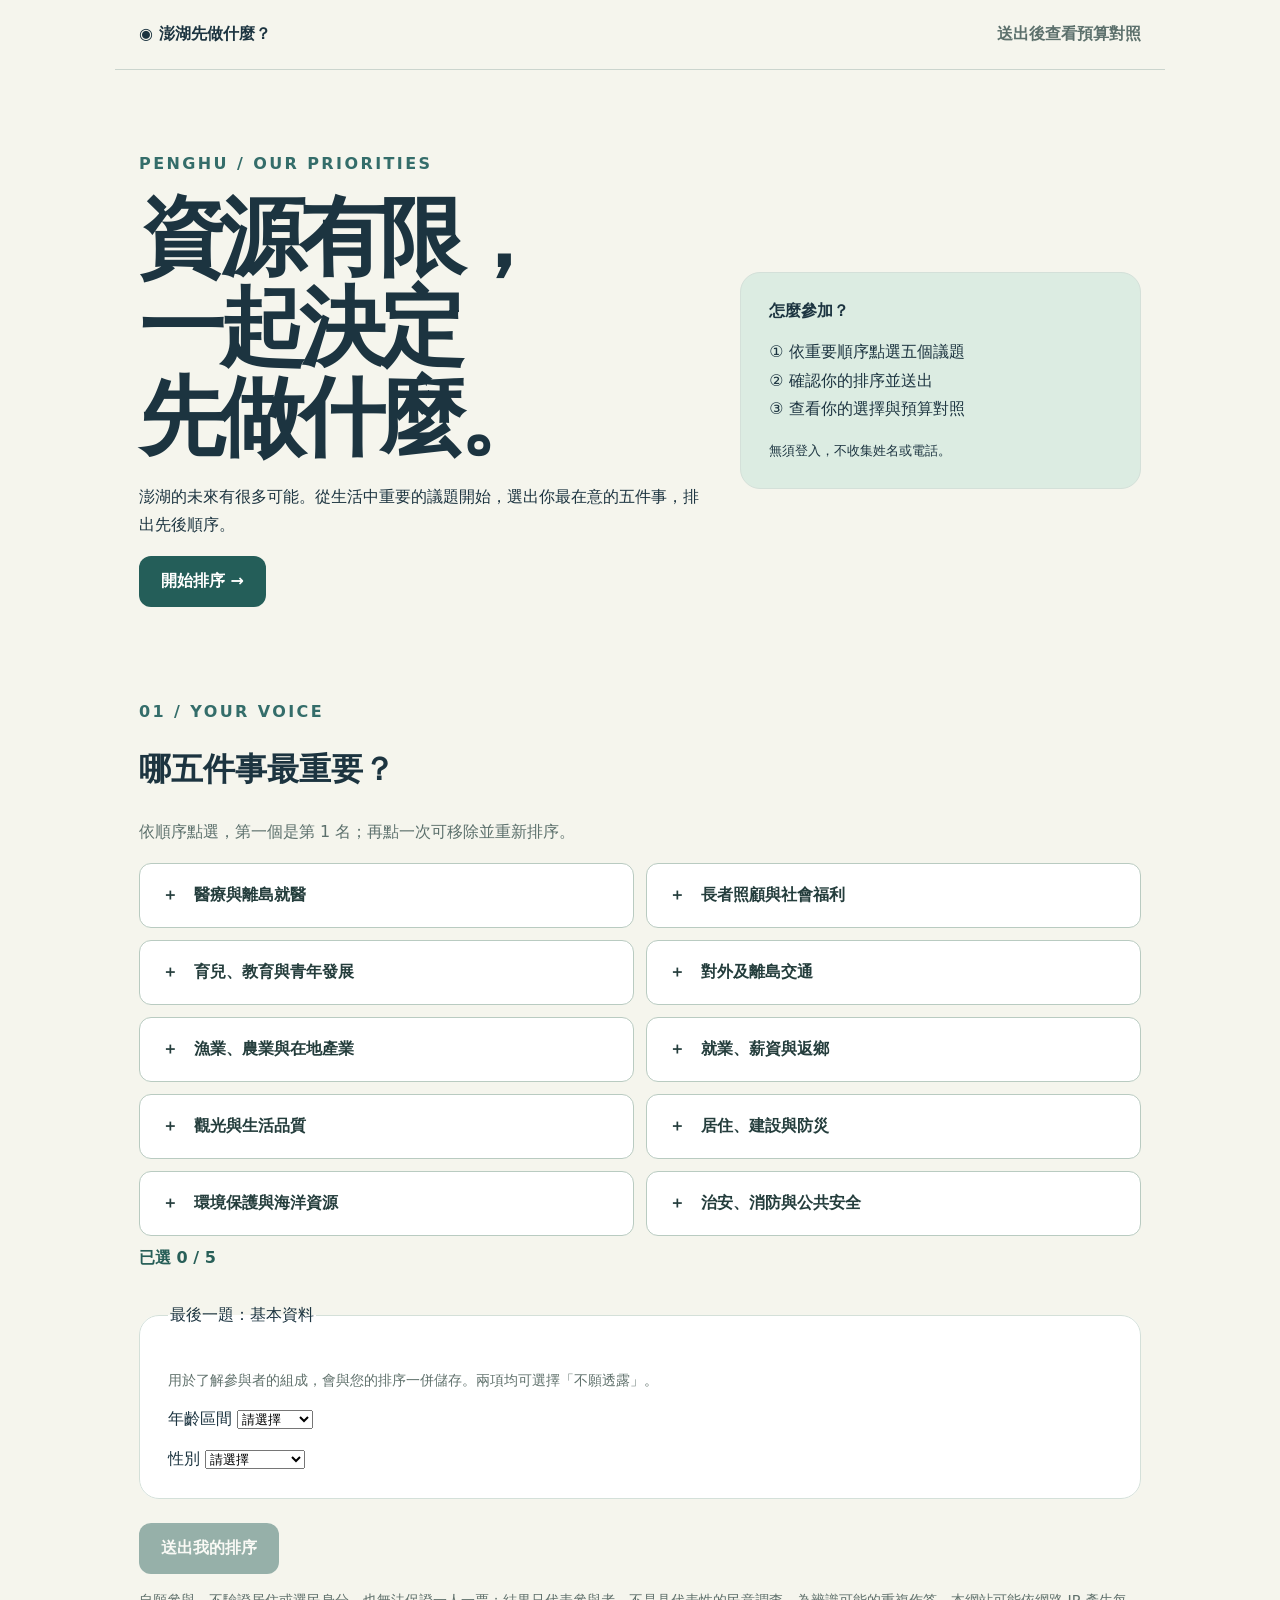
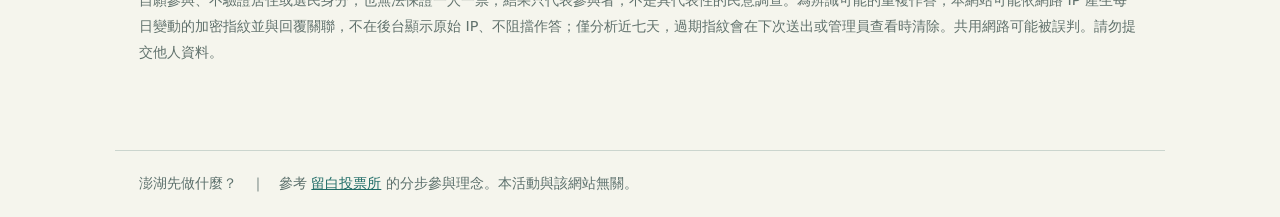
<file: frontend/priorities.html>
<!doctype html><html lang="zh-Hant"><head><meta charset="utf-8"><meta name="viewport" content="width=device-width, initial-scale=1"><title>澎湖先做什麼？｜縣民議題排序</title><style>
:root{font-family:system-ui,sans-serif;color:#1c3440;background:#f5f5ed}*{box-sizing:border-box}body{margin:0}header,main,footer{max-width:1050px;margin:auto;padding:24px}header{display:flex;justify-content:space-between;font-weight:800;border-bottom:1px solid #cbd5ce}header a{color:#346d6a}h1{font-size:clamp(2.5rem,7vw,5.4rem);letter-spacing:-.07em;line-height:1.04;margin:20px 0}h2{font-size:2rem}p{line-height:1.8}.hero{padding:60px 0 35px;display:grid;grid-template-columns:1.4fr 1fr;gap:40px}.tag{color:#346d6a;letter-spacing:.15em;font-weight:700}.bubble,.panel{background:#fff;border:1px solid #d4e0d9;border-radius:20px;padding:28px}.bubble{background:#dcece2;align-self:center}.button,button{border:0;border-radius:12px;background:#245e59;color:white;padding:15px 22px;font-size:1rem;font-weight:700;cursor:pointer}button:disabled{opacity:.45;cursor:not-allowed}.grid{display:grid;grid-template-columns:repeat(2,1fr);gap:12px}.choice{background:#fff;color:#243d3c;border:1px solid #b9cbc1;text-align:left;min-height:65px}.choice.selected{background:#dcece2;border:2px solid #35796c}.choice span{display:inline-block;margin-right:12px;color:#286e60}.section{margin:60px 0}.muted{color:#5c706c}.rank{min-height:45px;padding:12px 0;color:#285f58;font-weight:700}.notice{font-size:.9rem;color:#60716c}.results li{padding:10px;border-bottom:1px solid #e3eae5}.bar{height:6px;background:#8cbba8;border-radius:6px;margin-top:6px}table{border-collapse:collapse;width:100%}td,th{text-align:left;padding:10px;border-bottom:1px solid #e1e9e3}a{color:#216d68}footer{border-top:1px solid #cbd5ce;font-size:.85rem;color:#5c706c}.pie-grid{display:grid;grid-template-columns:repeat(2,minmax(0,1fr));gap:24px}.pie-grid figure{margin:0}.pie-grid svg{width:min(100%,190px);height:auto;display:block;margin:12px auto}.pie-grid ul{list-style:none;padding:0;font-size:.88rem}.pie-grid li{margin:4px 0}.pie-grid .swatch{display:inline-block;width:12px;height:12px;margin-right:7px}@media(max-width:650px){.hero,.grid{grid-template-columns:1fr}.hero{padding-top:32px}header,main,footer{padding:18px}h1{font-size:3rem}.panel{padding:20px}.pie-grid{grid-template-columns:1fr}}
.result-story{position:relative;overflow:hidden;background:linear-gradient(135deg,#0c625f,#128c83 65%,#69bfa4);color:white;border-radius:22px;padding:clamp(22px,5vw,42px);margin-bottom:28px;box-shadow:0 16px 34px #154d4229}.result-story:after{content:'✳';position:absolute;right:-10px;top:-55px;font-size:170px;color:#ffffff18;pointer-events:none}.result-eyebrow{font-size:.8rem;letter-spacing:.16em;color:#d2f1dc;font-weight:800}.result-story h3{font-size:clamp(1.9rem,5vw,3.1rem);line-height:1.18;letter-spacing:-.04em;margin:12px 0}.result-story p{color:#e3f7ed;margin:10px 0}.result-top{display:flex;align-items:center;gap:16px;border:1px solid #ffffff55;background:#ffffff20;border-radius:16px;padding:16px;margin:20px 0}.result-top b{font-size:2rem;color:#fce08e}.result-top strong{font-size:1.35rem}.result-ranks{list-style:none;padding:0;display:grid;grid-template-columns:repeat(2,minmax(0,1fr));gap:8px}.result-ranks li{background:#ffffff18;border-radius:9px;padding:9px 12px;font-size:.93rem}.result-story .share-button{background:#ffe194;color:#153b3c;box-shadow:0 5px 0 #b98738;font-size:1rem}.result-story .share-button:hover{background:#ffedba}.share-note{font-size:.83rem!important}.share-fallback{width:100%;min-height:115px;padding:10px;border:0;border-radius:10px;resize:vertical}.result-story :focus-visible{outline:3px solid #fff;outline-offset:3px}#results,#budget{scroll-margin-top:20px}@media(max-width:500px){.result-ranks{grid-template-columns:1fr}}</style></head><body><header><span>◉ 澎湖先做什麼？</span><span class="muted">送出後查看預算對照</span></header><main><section class="hero"><div><div class="tag">PENGHU / OUR PRIORITIES</div><h1>資源有限，<br>一起決定<br>先做什麼。</h1><p>澎湖的未來有很多可能。從生活中重要的議題開始，選出你最在意的五件事，排出先後順序。</p><a class="button" href="#vote" style="display:inline-block;text-decoration:none">開始排序 →</a></div><div class="bubble"><strong>怎麼參加？</strong><p>① 依重要順序點選五個議題<br>② 確認你的排序並送出<br>③ 查看你的選擇與預算對照</p><small>無須登入，不收集姓名或電話。</small></div></section><section class="section" id="vote"><div class="tag">01 / YOUR VOICE</div><h2>哪五件事最重要？</h2><p class="muted">依順序點選，第一個是第 1 名；再點一次可移除並重新排序。</p><div class="grid" id="choices"></div><div class="rank" id="ranking" aria-live="polite"></div><fieldset class="panel" style="margin:24px 0"><legend>最後一題：基本資料</legend><p class="notice">用於了解參與者的組成，會與您的排序一併儲存。兩項均可選擇「不願透露」。</p><label for="age">年齡區間</label> <select id="age"><option value="">請選擇</option><option>未滿18歲</option><option>18–29歲</option><option>30–39歲</option><option>40–49歲</option><option>50–59歲</option><option>60–69歲</option><option>70歲以上</option><option>不願透露</option></select><br><br><label for="gender">性別</label> <select id="gender"><option value="">請選擇</option><option>女性</option><option>男性</option><option>其他性別認同</option><option>不願透露</option></select></fieldset><button id="submit" disabled>送出我的排序</button><p id="message" role="status" class="notice"></p><p class="notice">自願參與、不驗證居住或選民身分，也無法保證一人一票；結果只代表參與者，不是具代表性的民意調查。為辨識可能的重複作答，本網站可能依網路 IP 產生每日變動的加密指紋並與回覆關聯，不在後台顯示原始 IP、不阻擋作答；僅分析近七天，過期指紋會在下次送出或管理員查看時清除。共用網路可能被誤判。請勿提交他人資料。</p></section><section class="section panel" id="results" hidden><div class="tag">02 / COMMUNITY</div><div class="result-story" id="my-result-card"><div class="result-eyebrow">YOUR PENGHU / 我的澎湖優先順序</div><h3>這就是你心中的<br>澎湖第一步。</h3><p>你的聲音，從在意的事開始。</p><div class="result-top"><b>01</b><div><span>你最在意的議題</span><br><strong id="my-first"></strong></div></div><ol id="my-topics" class="result-ranks"></ol><button type="button" id="share-result" class="share-button">分享我的排序 ↗</button><p class="share-note">分享前可自行確認內容；不包含年齡與性別。</p><p id="share-status" class="share-note" role="status"></p><textarea id="share-fallback" class="share-fallback" aria-label="複製分享內容" hidden readonly></textarea></div><h2>大家怎麼選？</h2><p id="count" class="muted">載入結果中…</p><ol id="results-list" class="results"></ol><p class="notice">計分方式：第一名 5 分，依序遞減至第五名 1 分。同分先比第一名次數。開放式問卷可能有重複作答及樣本偏差。</p></section><section class="section panel" id="budget" hidden><div class="tag">03 / THE CONTEXT</div><h2>你的選擇，和預算怎麼對照？</h2><p>以下是你剛才的排序，及可供參考的相關預算大類。點選的議題和預算科目範圍不同，請用這份資料觀察差異。</p><ol id="personal-comparison"></ol><h3>比較自己的排序與其他回覆</h3><p class="notice">將第一至第五名依序換算成 5、4、3、2、1 分，再計算各議題占總分比例。其他回覆不含您剛才這一次；可能包含重複作答，不代表全體縣民。政府預算分類與議題不同，不可直接計算契合度。</p><div class="pie-grid"><figure><figcaption>您的排序權重</figcaption><div id="personal-pie"></div></figure><figure><figcaption>其他參與者的議題權重</figcaption><div id="community-pie">載入中…</div></figure></div><h3>115 年政府歲出預算</h3><p class="notice">政府預算與上述議題分組不同，顏色不代表對應關係。</p><div class="pie-grid"><figure><figcaption>115 年法定歲出預算</figcaption><div id="budget-pie"></div></figure></div><h3>縣府預算全貌</h3><p>澎湖縣年度總預算的歲出政事別，經常門與資本門合計，採法定原始預算。各欄為當年度歲出總額占比：112 年約 118.37 億元、113 年約 123.13 億元、114 年約 132.77 億元、115 年約 135.79 億元。數字不是實際執行金額，亦未含年度追加減預算。</p><div style="overflow-x:auto"><table><thead><tr><th>項目</th><th>112 年</th><th>113 年</th><th>114 年</th><th>115 年</th></tr></thead><tbody><tr><td>教育、科學及文化</td><td>24.15%</td><td>26.92%</td><td>24.48%</td><td>25.85%</td></tr><tr><td>一般政務</td><td>21.82%</td><td>23.27%</td><td>22.48%</td><td>22.58%</td></tr><tr><td>社會福利</td><td>18.06%</td><td>20.02%</td><td>19.63%</td><td>21.12%</td></tr><tr><td>經濟發展</td><td>21.63%</td><td>13.85%</td><td>18.09%</td><td>15.79%</td></tr><tr><td>社區發展及環境保護</td><td>3.80%</td><td>5.38%</td><td>5.07%</td><td>5.41%</td></tr><tr><td>退休撫卹</td><td>7.65%</td><td>7.66%</td><td>7.71%</td><td>7.01%</td></tr><tr><td>債務</td><td>0.14%</td><td>0.14%</td><td>0.16%</td><td>0.16%</td></tr><tr><td>補助及其他</td><td>2.74%</td><td>2.76%</td><td>2.38%</td><td>2.08%</td></tr></tbody></table></div><p class="notice">各百分比是整個預算大類占115年度歲出比例，不是單一議題所獲得的金額；一個議題可能涉及多類，大類也包含其他支出，不可相加或直接計算契合度。部分經費有法定或指定用途。</p><p><a href="https://www.penghu.gov.tw/uploaddowndoc?file=govpaper%2F202406170859020.pdf&amp;flag=pdf">112、113 年法定預算比較（縣府公報第19頁）</a>　｜　<a href="https://www.penghu.gov.tw/uploaddowndoc?file=govpaper%2F202502121703280.pdf&amp;flag=pdf">114 年縣府公報</a>　｜　<a href="https://www.penghu.gov.tw/uploaddowndoc?file=unit03%2F202601261134590.pdf&amp;flag=doc">115 年總預算書</a></p></section></main><footer>澎湖先做什麼？　｜　參考 <a href="https://blindvote.app/">留白投票所</a> 的分步參與理念。本活動與該網站無關。</footer><script>
const pieColors=['#216d68','#62a589','#d7962c','#c55c4b','#506fab','#8b5cb5','#879b34','#9c6872','#2e849b','#b0752d'];
function drawPie(id,allItems){
 const host=document.getElementById(id);host.replaceChildren();
 const items=allItems.filter(x=>x[1]>0),sum=items.reduce((n,x)=>n+x[1],0);
 if(!sum){host.textContent='目前沒有其他回覆可供比較。';return}
 const ns='http://www.w3.org/2000/svg',svg=document.createElementNS(ns,'svg');
 svg.setAttribute('viewBox','0 0 120 120');svg.setAttribute('role','img');
 svg.setAttribute('aria-label',id==='personal-pie'?'個人議題排序權重圓餅圖':id==='community-pie'?'其他回覆議題權重圓餅圖':'115年政府歲出預算圓餅圖');
 function color(item,i){let index=id==='budget-pie'?i:issues.indexOf(item[0]);return pieColors[(index<0?i:index)%pieColors.length]}
 let angle=-Math.PI/2;
 items.forEach((item,i)=>{
  let node;
  if(items.length===1){node=document.createElementNS(ns,'circle');node.setAttribute('cx',60);node.setAttribute('cy',60);node.setAttribute('r',54)}
  else{const next=angle+2*Math.PI*item[1]/sum,x1=60+54*Math.cos(angle),y1=60+54*Math.sin(angle),x2=60+54*Math.cos(next),y2=60+54*Math.sin(next);node=document.createElementNS(ns,'path');node.setAttribute('d',`M60 60 L${x1} ${y1} A54 54 0 ${next-angle>Math.PI?1:0} 1 ${x2} ${y2} Z`);angle=next}
  node.setAttribute('fill',color(item,i));svg.append(node)
 });
 host.append(svg);const ul=document.createElement('ul');
 items.forEach((item,i)=>{let li=document.createElement('li'),dot=document.createElement('span');dot.className='swatch';dot.style.background=color(item,i);let label=id==='budget-pie'?item[1].toFixed(2)+'%':(item[1]/sum*100).toFixed(1)+'%（'+item[1]+' 分）';li.append(dot,document.createTextNode(item[0]+'：'+label));ul.append(li)});host.append(ul)
}
let latestSharedRanking=[];
function setStory(ranks){latestSharedRanking=ranks.slice();document.getElementById('my-first').textContent=ranks[0];const list=document.getElementById('my-topics');list.replaceChildren();ranks.slice(1).forEach((name,i)=>{const li=document.createElement('li');li.textContent=String(i+2).padStart(2,'0')+'　'+name;list.append(li)});document.getElementById('share-status').textContent='';document.getElementById('share-fallback').hidden=true}
document.getElementById('share-result').addEventListener('click',async()=>{if(!latestSharedRanking.length)return;const text='我的澎湖優先順序：\n'+latestSharedRanking.map((name,i)=>(i+1)+'. '+name).join('\n')+'\n\n你認為澎湖應該先做什麼？一起來排排看！';const url=location.origin+'/priorities';const status=document.getElementById('share-status');try{if(navigator.share){await navigator.share({title:'澎湖先做什麼？',text,url});status.textContent='';return}if(navigator.clipboard&&window.isSecureContext){await navigator.clipboard.writeText(text+'\n'+url);status.textContent='分享文字和連結已複製，可以貼到社群或傳給朋友。';return}throw Error('clipboard unavailable')}catch(error){if(error&&error.name==='AbortError')return;const box=document.getElementById('share-fallback');box.value=text+'\n'+url;box.hidden=false;box.focus();box.select();status.textContent='請複製下方內容，再貼到社群或傳給朋友。'}});
const issues=['醫療與離島就醫','長者照顧與社會福利','育兒、教育與青年發展','對外及離島交通','漁業、農業與在地產業','就業、薪資與返鄉','觀光與生活品質','居住、建設與防災','環境保護與海洋資源','治安、消防與公共安全'];let selected=[];let submitting=false;const budgetMap={'醫療與離島就醫':'社會福利 21.12%（含醫療保健）','長者照顧與社會福利':'社會福利 21.12%','育兒、教育與青年發展':'教育科學文化 25.85%；社會福利 21.12%','對外及離島交通':'經濟發展 15.79%（含交通）','漁業、農業與在地產業':'經濟發展 15.79%','就業、薪資與返鄉':'社會福利 21.12%（含就業）；經濟發展 15.79%','觀光與生活品質':'經濟發展 15.79%；社區發展及環境保護 5.41%','居住、建設與防災':'涉及多個預算類別，請參考下表及預算書','環境保護與海洋資源':'社區發展及環境保護 5.41%；經濟發展 15.79%','治安、消防與公共安全':'一般政務 22.58%（含警政等）'};function showComparison(ranks){const list=document.querySelector('#personal-comparison');list.replaceChildren();for(const name of ranks){const li=document.createElement('li');li.textContent=name+'：相關預算大類參考：'+budgetMap[name];list.append(li)}drawPie('personal-pie',ranks.map((name,i)=>[name,5-i]));drawPie('budget-pie',[['教育科學文化',25.85],['一般政務',22.58],['社會福利',21.12],['經濟發展',15.79],['退休撫卹',7.01],['社區發展與環保',5.41],['補助與其他',2.08],['債務',0.16]]);document.querySelector('#budget').hidden=false}const choices=document.querySelector('#choices'),ranking=document.querySelector('#ranking'),submit=document.querySelector('#submit'),message=document.querySelector('#message');function render(){choices.replaceChildren();issues.forEach(name=>{let b=document.createElement('button'),i=selected.indexOf(name);b.className='choice'+(i>=0?' selected':'');b.setAttribute('aria-pressed',i>=0);b.textContent=(i>=0?`${i+1}　`:'＋　')+name;b.onclick=()=>{if(i>=0)selected.splice(i,1);else if(selected.length<5)selected.push(name);render()};choices.append(b)});ranking.textContent=selected.length?'你的排序：'+selected.map((n,i)=>`${i+1}. ${n}`).join('　›　'):`已選 0 / 5`;submit.disabled=selected.length!==5||!document.querySelector('#age').value||!document.querySelector('#gender').value||submitting}async function results(myRanking){try{const r=await fetch('/api/priorities/results');if(!r.ok)throw Error();const d=await r.json();document.querySelector('#count').textContent=`目前 ${d.count} 份回覆（包含您剛才的回覆）`;const subtract=new Map(myRanking.map((name,i)=>[name,5-i]));const other=d.issues.map(x=>[x.name,Math.max(0,x.points-(subtract.get(x.name)||0))]);drawPie('community-pie',other);const list=document.querySelector('#results-list');list.replaceChildren();if(!d.count){list.textContent='目前尚無回覆，成為第一位參與者。';return}for(const x of d.issues){let li=document.createElement('li');li.textContent=`${x.name}：${x.points} 分，${x.first} 人列為第一`;list.append(li)}}catch{document.querySelector('#count').textContent='目前無法讀取結果，請稍後再試。';document.querySelector('#community-pie').textContent='目前無法讀取其他回覆。'}}submit.onclick=async()=>{submitting=true;render();message.textContent='正在送出…';try{let r=await fetch('/api/priorities/responses',{method:'POST',headers:{'Content-Type':'application/json'},body:JSON.stringify({ranking:selected,age_range:document.querySelector('#age').value,gender:document.querySelector('#gender').value})});if(!r.ok)throw Error();message.textContent='謝謝參與！你的排序已送出，下方可查看預算對照。';const submittedRanking=selected.slice();showComparison(submittedRanking);setStory(submittedRanking);document.querySelector('#results').hidden=false;selected=[];await results(submittedRanking);document.querySelector('#results').scrollIntoView({behavior:'smooth'})}catch{message.textContent='送出失敗，請檢查連線後再試。'}finally{submitting=false;render()}};document.querySelector('#age').addEventListener('change',render);document.querySelector('#gender').addEventListener('change',render);render();
</script></body></html>
</file>
